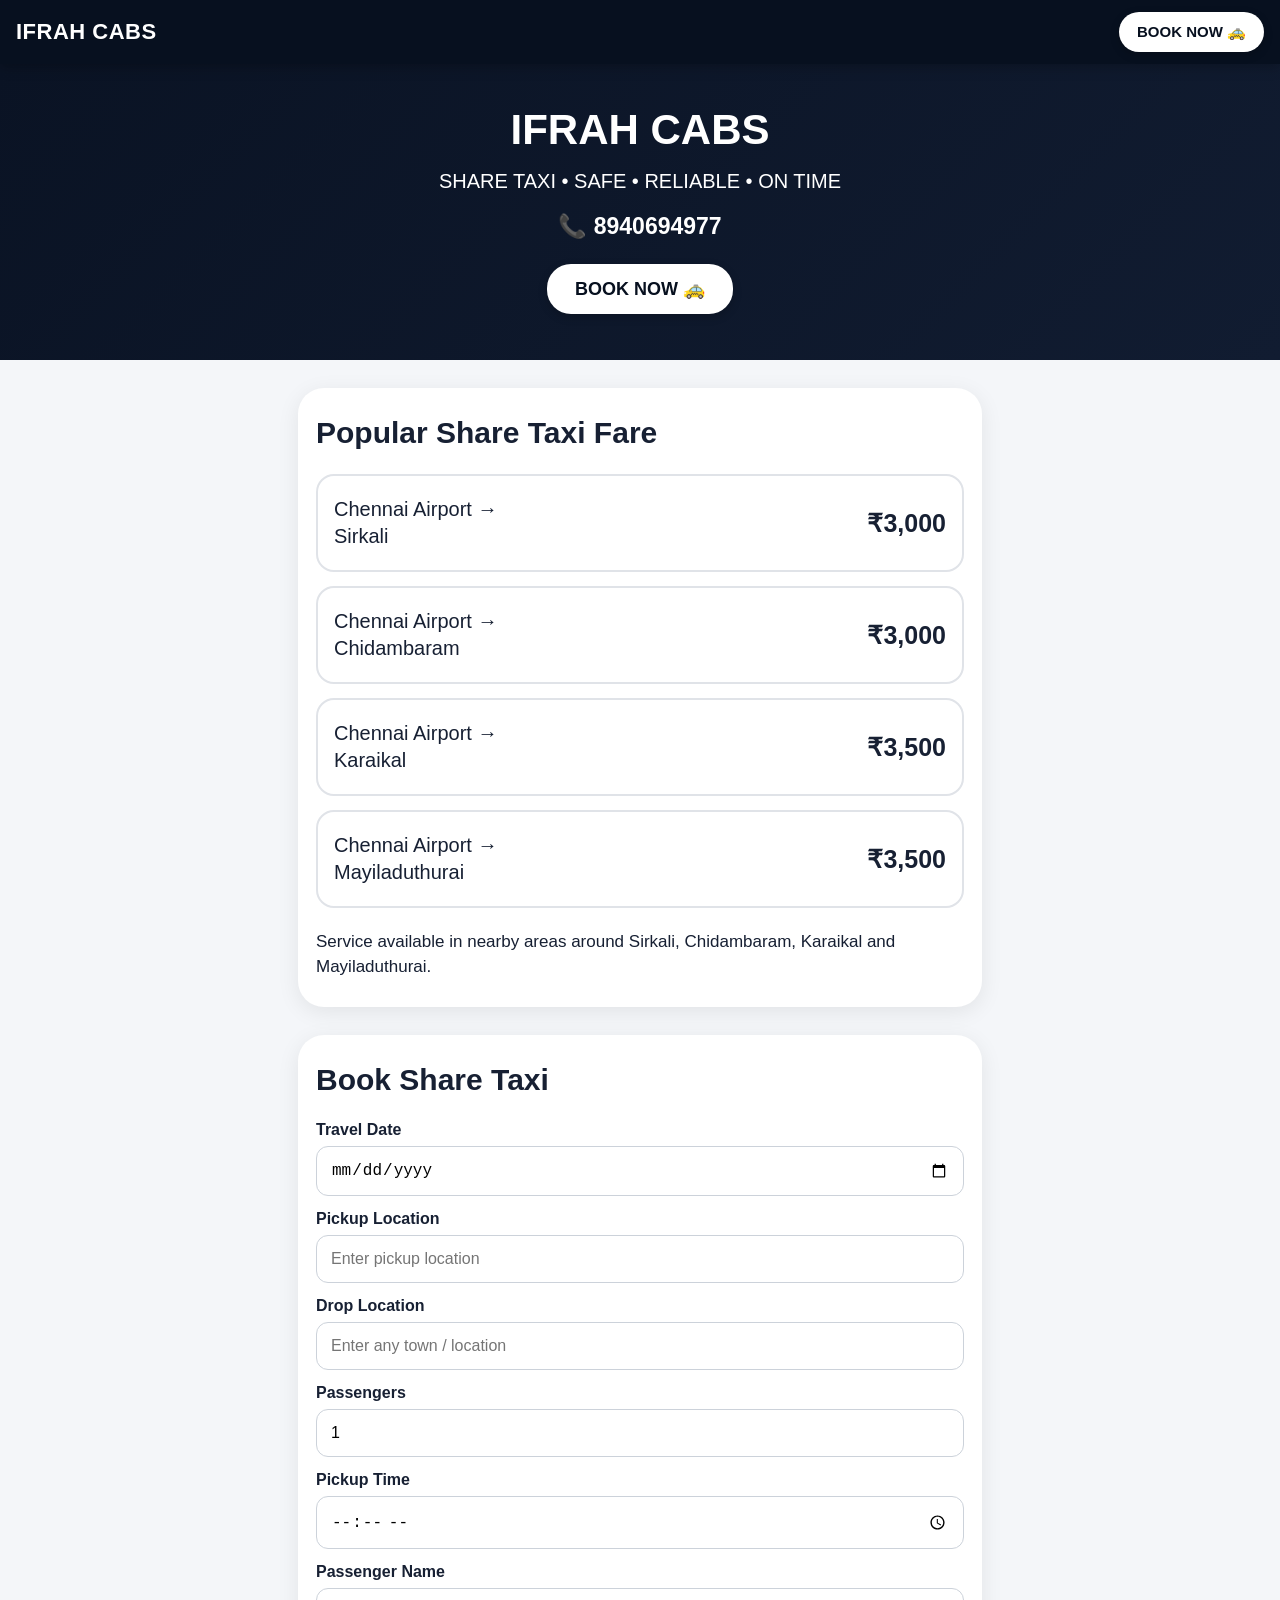
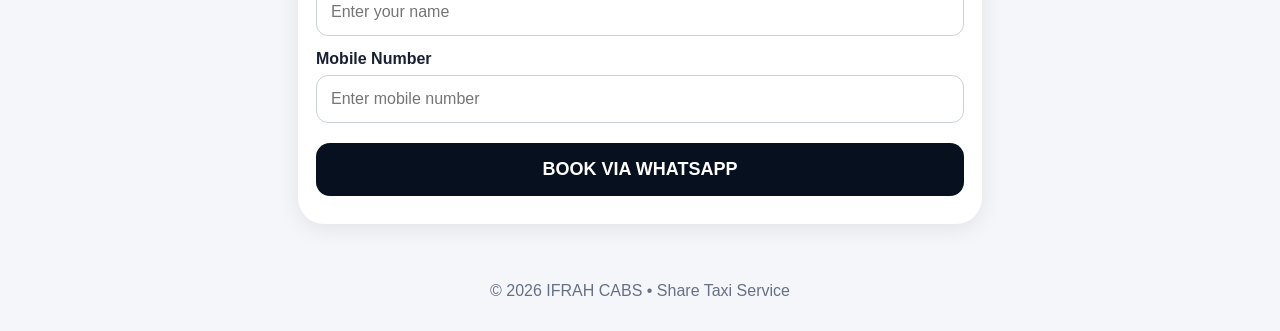
<file: IFRAH_CABS_TOP_BOOK_NOW_INDEX.html>
<!DOCTYPE html>
<html lang="en">
<head>
<meta charset="UTF-8">
<meta name="viewport" content="width=device-width, initial-scale=1.0">
<title>IFRAH CABS | Share Taxi</title>
<style>
*{box-sizing:border-box}
html{scroll-behavior:smooth}
body{margin:0;font-family:Arial,Helvetica,sans-serif;background:#f4f6f9;color:#172033}
.topbar{
  position:sticky;top:0;z-index:1000;
  background:#07101f;padding:12px 16px;
  display:flex;align-items:center;justify-content:space-between;
  box-shadow:0 3px 12px rgba(0,0,0,.25)
}
.logo{color:#fff;font-size:22px;font-weight:800;letter-spacing:.5px}
.book-btn{
  display:inline-block;background:#fff;color:#07101f;
  text-decoration:none;font-weight:800;font-size:15px;
  padding:11px 18px;border-radius:24px;
  box-shadow:0 3px 10px rgba(0,0,0,.2)
}
.hero{
  background:linear-gradient(135deg,#0a1324,#111c31);
  color:#fff;text-align:center;padding:42px 18px 46px
}
.hero h1{font-size:42px;margin:0 0 16px;font-weight:800}
.hero p{font-size:20px;margin:0 0 20px}
.phone{font-size:23px;font-weight:700}
.hero .book-btn{
  margin-top:24px;background:#fff;color:#07101f;font-size:18px;
  padding:14px 28px
}
section{max-width:720px;margin:28px auto;padding:0 18px}
.card{
  background:#fff;border-radius:26px;padding:28px 18px;
  box-shadow:0 5px 22px rgba(0,0,0,.08)
}
h2{font-size:30px;margin:0 0 24px}
.fare{
  border:2px solid #e0e3e8;border-radius:18px;
  padding:20px 16px;margin:14px 0;
  display:flex;justify-content:space-between;align-items:center;gap:12px
}
.route{font-size:20px;line-height:1.35}
.price{font-size:25px;font-weight:800;white-space:nowrap}
.note{font-size:17px;line-height:1.45;margin:22px 0 0}
.booking{scroll-margin-top:80px}
label{display:block;font-weight:700;margin:14px 0 7px}
input,select{
  width:100%;padding:14px;border:1px solid #ccd2da;border-radius:12px;
  font-size:16px;background:#fff
}
.submit{
  width:100%;border:0;margin-top:20px;padding:16px;border-radius:14px;
  background:#07101f;color:#fff;font-size:18px;font-weight:800
}
.map-btn{
  display:block;text-align:center;margin-top:12px;padding:14px;border-radius:14px;
  background:#eef2f7;color:#07101f;text-decoration:none;font-weight:700
}
footer{text-align:center;padding:30px 15px;color:#667085}
@media(max-width:480px){
  .logo{font-size:19px}.book-btn{font-size:14px;padding:10px 15px}
  .hero{padding:38px 15px 42px}.hero h1{font-size:36px}
  .hero p{font-size:18px}.phone{font-size:21px}
  h2{font-size:28px}.fare{padding:18px 14px}
  .route{font-size:18px}.price{font-size:23px}
}
</style>
</head>
<body>

<header class="topbar">
  <div class="logo">IFRAH CABS</div>
  <a class="book-btn" href="#booking">BOOK NOW 🚕</a>
</header>

<div class="hero">
  <h1>IFRAH CABS</h1>
  <p>SHARE TAXI • SAFE • RELIABLE • ON TIME</p>
  <div class="phone">📞 8940694977</div>
  <a class="book-btn" href="#booking">BOOK NOW 🚕</a>
</div>

<!-- FARES ARE BELOW THE TOP/ HERO AREA -->
<section>
  <div class="card">
    <h2>Popular Share Taxi Fare</h2>

    <div class="fare">
      <div class="route">Chennai Airport →<br>Sirkali</div>
      <div class="price">₹3,000</div>
    </div>

    <div class="fare">
      <div class="route">Chennai Airport →<br>Chidambaram</div>
      <div class="price">₹3,000</div>
    </div>

    <div class="fare">
      <div class="route">Chennai Airport →<br>Karaikal</div>
      <div class="price">₹3,500</div>
    </div>

    <div class="fare">
      <div class="route">Chennai Airport →<br>Mayiladuthurai</div>
      <div class="price">₹3,500</div>
    </div>

    <p class="note">Service available in nearby areas around Sirkali, Chidambaram, Karaikal and Mayiladuthurai.</p>
  </div>
</section>

<section id="booking" class="booking">
  <div class="card">
    <h2>Book Share Taxi</h2>

    <label>Travel Date</label>
    <input id="date" type="date">

    <label>Pickup Location</label>
    <input id="pickup" type="text" placeholder="Enter pickup location">

    <label>Drop Location</label>
    <input id="drop" type="text" placeholder="Enter any town / location">

    <label>Passengers</label>
    <input id="passengers" type="number" min="1" value="1">

    <label>Pickup Time</label>
    <input id="time" type="time">

    <label>Passenger Name</label>
    <input id="name" type="text" placeholder="Enter your name">

    <label>Mobile Number</label>
    <input id="mobile" type="tel" placeholder="Enter mobile number">

    <button class="submit" onclick="bookWhatsApp()">BOOK VIA WHATSAPP</button>
    <a id="map" class="map-btn" href="#" target="_blank" style="display:none">OPEN ROUTE IN GOOGLE MAPS</a>
  </div>
</section>

<footer>© 2026 IFRAH CABS • Share Taxi Service</footer>

<script>
function bookWhatsApp(){
  const date=document.getElementById('date').value;
  const pickup=document.getElementById('pickup').value.trim();
  const drop=document.getElementById('drop').value.trim();
  const passengers=document.getElementById('passengers').value;
  const time=document.getElementById('time').value;
  const name=document.getElementById('name').value.trim();
  const mobile=document.getElementById('mobile').value.trim();

  if(!date||!pickup||!drop||!name||!mobile){
    alert('Please fill Travel Date, Pickup, Drop, Name and Mobile Number.');
    return;
  }

  const mapUrl='https://www.google.com/maps/dir/?api=1&origin='+
    encodeURIComponent(pickup)+'&destination='+encodeURIComponent(drop);

  const msg =
`IFRAH CABS - SHARE TAXI BOOKING

Travel Date: ${date}
Pickup: ${pickup}
Drop: ${drop}
Passengers: ${passengers}
Pickup Time: ${time || 'Not specified'}
Name: ${name}
Mobile: ${mobile}

Google Maps Route:
${mapUrl}`;

  window.open('https://wa.me/918940694977?text='+encodeURIComponent(msg),'_blank');

  const map=document.getElementById('map');
  map.href=mapUrl;
  map.style.display='block';
}

document.querySelectorAll('a[href="#booking"]').forEach(btn=>{
  btn.addEventListener('click',function(e){
    e.preventDefault();
    const booking=document.getElementById('booking');
    booking.scrollIntoView({behavior:'smooth',block:'start'});
    setTimeout(()=>document.getElementById('name').focus(),500);
  });
});
</script>
</body>
</html>
</file>
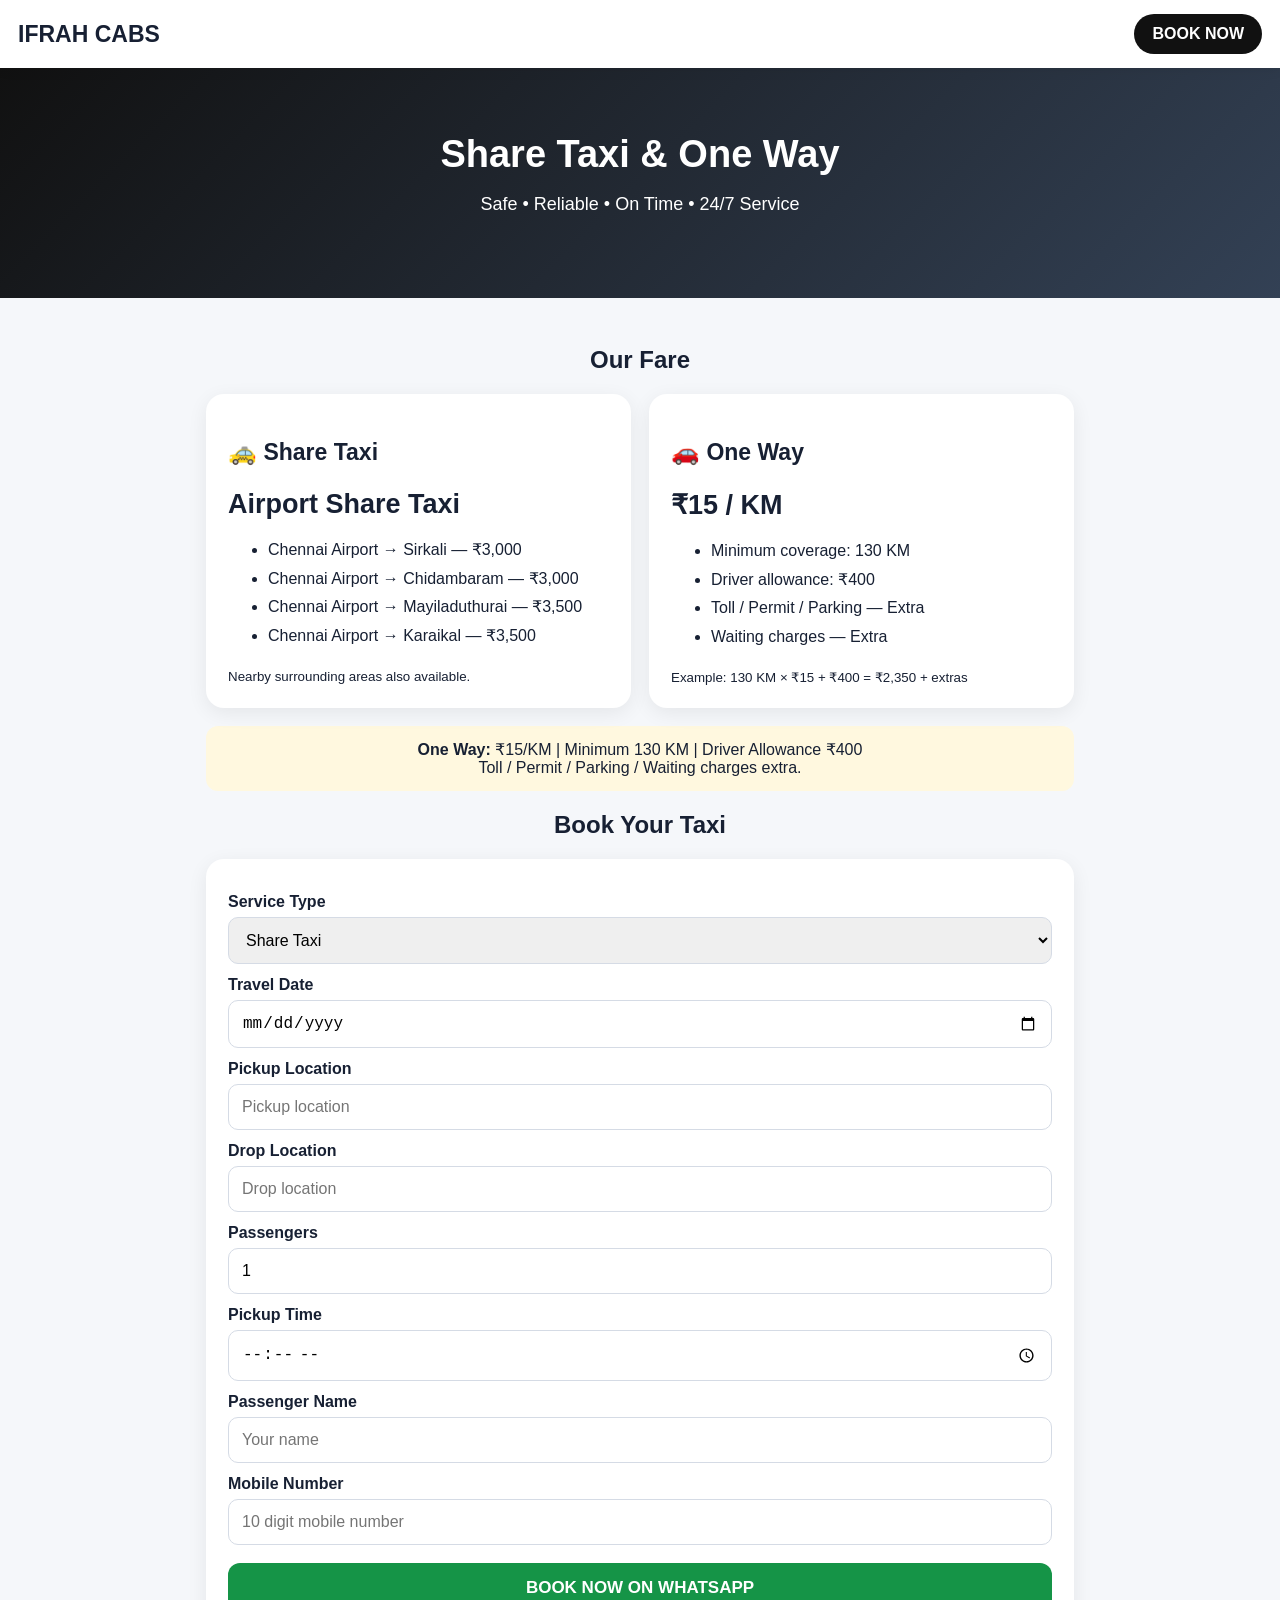
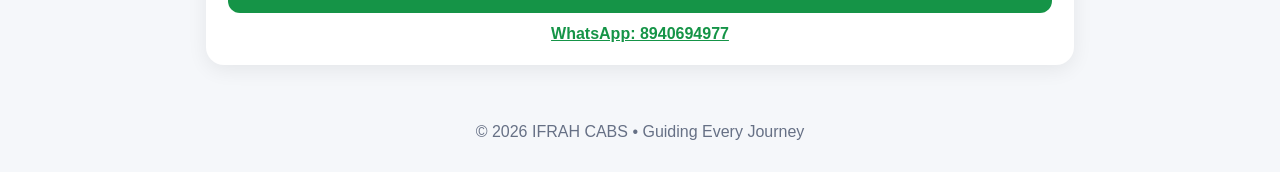
<file: IFRAH_CABS_UPDATED_ONEWAY_INDEX-20.html>
<!DOCTYPE html>
<html lang="en">
<head>
<meta charset="UTF-8">
<meta name="viewport" content="width=device-width,initial-scale=1">
<title>IFRAH CABS | Share Taxi & One Way</title>
<style>
*{box-sizing:border-box}body{margin:0;font-family:Arial,sans-serif;background:#f5f7fa;color:#172033}
.top{position:sticky;top:0;background:#fff;padding:14px 18px;display:flex;justify-content:space-between;align-items:center;box-shadow:0 2px 12px #0001;z-index:5}
.logo{font-size:23px;font-weight:800}.book{background:#111;color:#fff;text-decoration:none;padding:11px 18px;border-radius:25px;font-weight:700}
.hero{padding:65px 20px;text-align:center;background:linear-gradient(135deg,#111,#334155);color:white}.hero h1{font-size:38px;margin:0 0 12px}.hero p{font-size:18px}
.wrap{max-width:900px;margin:auto;padding:28px 16px}h2{text-align:center}.cards{display:grid;grid-template-columns:repeat(auto-fit,minmax(280px,1fr));gap:18px}
.card,form{background:white;border-radius:18px;padding:22px;box-shadow:0 5px 20px #00000012}.card h3{font-size:23px}.price{font-size:27px;font-weight:800}.card li{line-height:1.8}.note{background:#fff8df;padding:14px;border-radius:12px;text-align:center;margin:18px 0}
label{display:block;font-weight:700;margin:12px 0 6px}input,select{width:100%;padding:13px;border:1px solid #d5dbe5;border-radius:10px;font-size:16px}
button{width:100%;border:0;background:#159447;color:white;padding:15px;border-radius:12px;font-size:17px;font-weight:800;margin-top:18px}
.whatsapp{display:block;text-align:center;margin-top:12px;color:#159447;font-weight:700}footer{text-align:center;padding:30px;color:#667085}
</style></head>
<body>
<header class="top"><div class="logo">IFRAH CABS</div><a class="book" href="#booking">BOOK NOW</a></header>
<section class="hero"><h1>Share Taxi & One Way</h1><p>Safe • Reliable • On Time • 24/7 Service</p></section>
<main class="wrap">
<h2>Our Fare</h2>
<div class="cards">
<div class="card"><h3>🚕 Share Taxi</h3><div class="price">Airport Share Taxi</div>
<ul>
<li>Chennai Airport → Sirkali — ₹3,000</li>
<li>Chennai Airport → Chidambaram — ₹3,000</li>
<li>Chennai Airport → Mayiladuthurai — ₹3,500</li>
<li>Chennai Airport → Karaikal — ₹3,500</li>
</ul><small>Nearby surrounding areas also available.</small></div>
<div class="card"><h3>🚗 One Way</h3><div class="price">₹15 / KM</div>
<ul><li>Minimum coverage: 130 KM</li><li>Driver allowance: ₹400</li><li>Toll / Permit / Parking — Extra</li><li>Waiting charges — Extra</li></ul>
<small>Example: 130 KM × ₹15 + ₹400 = ₹2,350 + extras</small></div>
</div>
<div class="note"><b>One Way:</b> ₹15/KM | Minimum 130 KM | Driver Allowance ₹400<br>Toll / Permit / Parking / Waiting charges extra.</div>
<section id="booking"><h2>Book Your Taxi</h2>
<form id="bookingForm">
<label>Service Type</label><select id="service" required><option>Share Taxi</option><option>One Way</option></select>
<div id="vehicleWrap" hidden>
<label for="vehicle">Vehicle Type</label>
<select id="vehicle">
<option value="">Select Vehicle</option>
<option value="Sedan">Sedan</option>
<option value="SUV">SUV</option>
</select>
</div>
<label>Travel Date</label><input type="date" id="date" required>
<label>Pickup Location</label><input id="pickup" required placeholder="Pickup location">
<label>Drop Location</label><input id="drop" required placeholder="Drop location">
<label>Passengers</label><input type="number" id="passengers" min="1" value="1" required>
<label>Pickup Time</label><input type="time" id="time" required>
<label>Passenger Name</label><input id="name" required placeholder="Your name">
<label>Mobile Number</label><input id="mobile" required placeholder="10 digit mobile number">
<button type="submit">BOOK NOW ON WHATSAPP</button>
<a class="whatsapp" href="https://wa.me/918940694977">WhatsApp: 8940694977</a>
</form></section></main>
<footer>© 2026 IFRAH CABS • Guiding Every Journey</footer>
<script>
(function () {
  const form = document.getElementById("bookingForm");
  const service = document.getElementById("service");
  const vehicleWrap = document.getElementById("vehicleWrap");
  const vehicle = document.getElementById("vehicle");

  function updateVehicleField() {
    if (service.value === "One Way") {
      vehicleWrap.hidden = false;
      vehicle.required = true;
    } else {
      vehicleWrap.hidden = true;
      vehicle.required = false;
      vehicle.value = "";
    }
  }

  service.addEventListener("change", updateVehicleField);
  updateVehicleField();

  form.addEventListener("submit", function (e) {
    e.preventDefault();

    const s = service.value;
    const v = vehicle.value;
    const fare = s === "One Way"
      ? "₹15/KM, Minimum 130 KM + Driver Allowance ₹400; Toll/Permit/Parking/Waiting Extra"
      : "Share Taxi fare as per route";

    const msg =
`🚕 IFRAH CABS BOOKING

Service: ${s}
${s === "One Way" ? "Vehicle Type: " + v + "\n" : ""}Name: ${document.getElementById("name").value}
Mobile: ${document.getElementById("mobile").value}
Travel Date: ${document.getElementById("date").value}
Pickup: ${document.getElementById("pickup").value}
Drop: ${document.getElementById("drop").value}
Passengers: ${document.getElementById("passengers").value}
Pickup Time: ${document.getElementById("time").value}
Fare: ${fare}`;

    window.open(
      "https://wa.me/918940694977?text=" + encodeURIComponent(msg),
      "_blank"
    );
  });
})();
</script></body></html>
</file>
